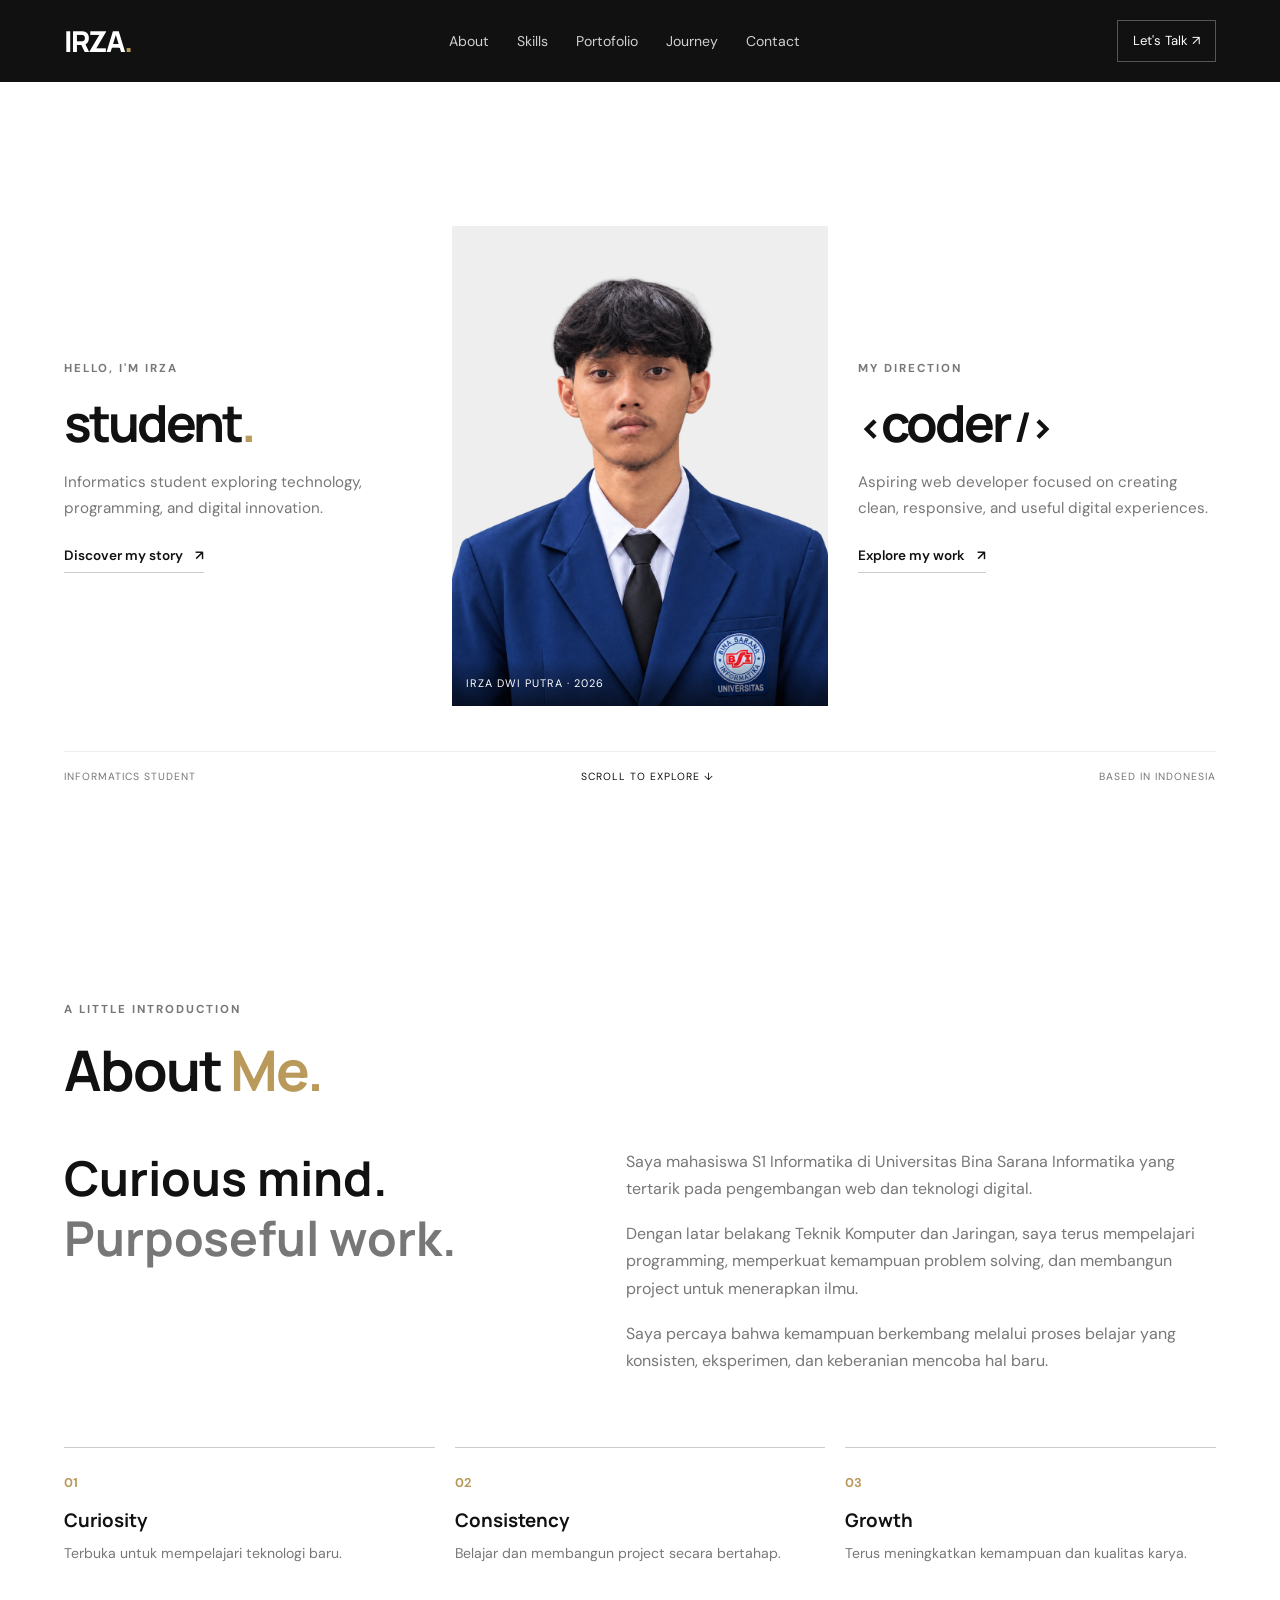
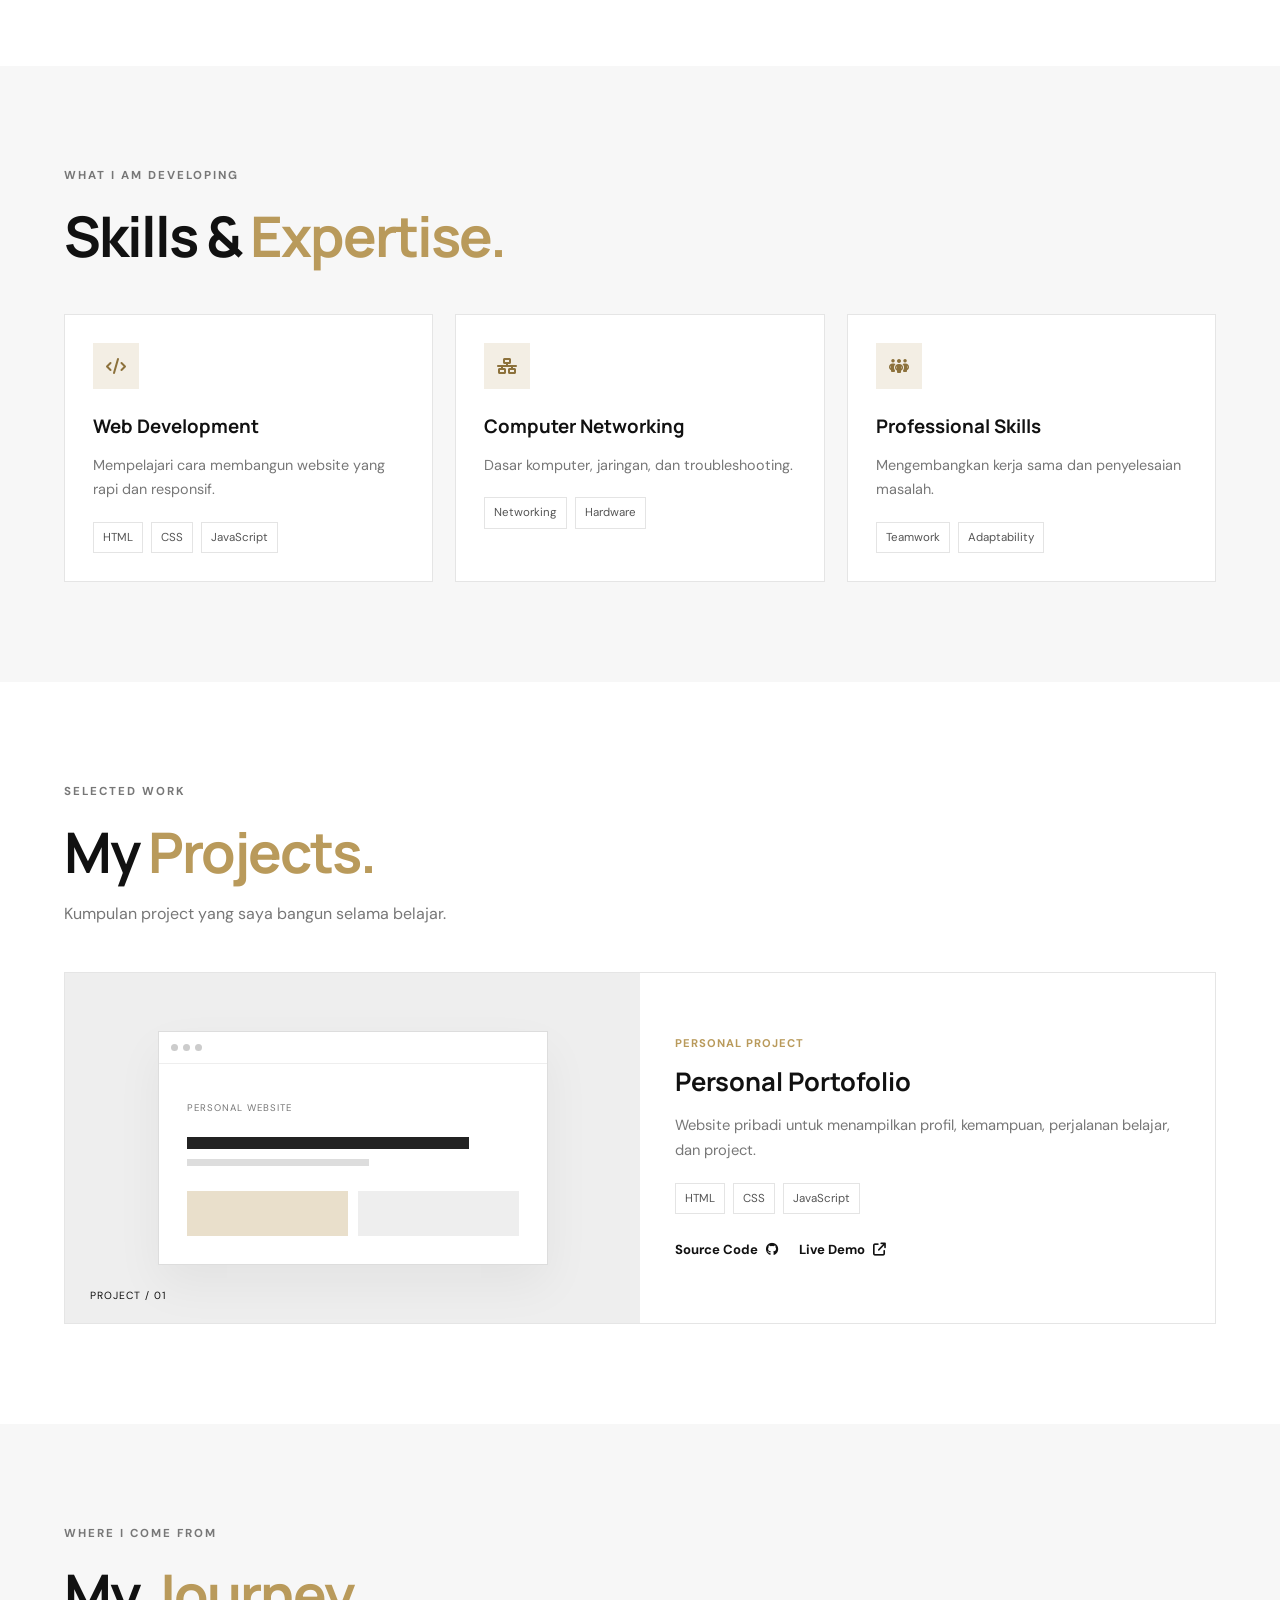
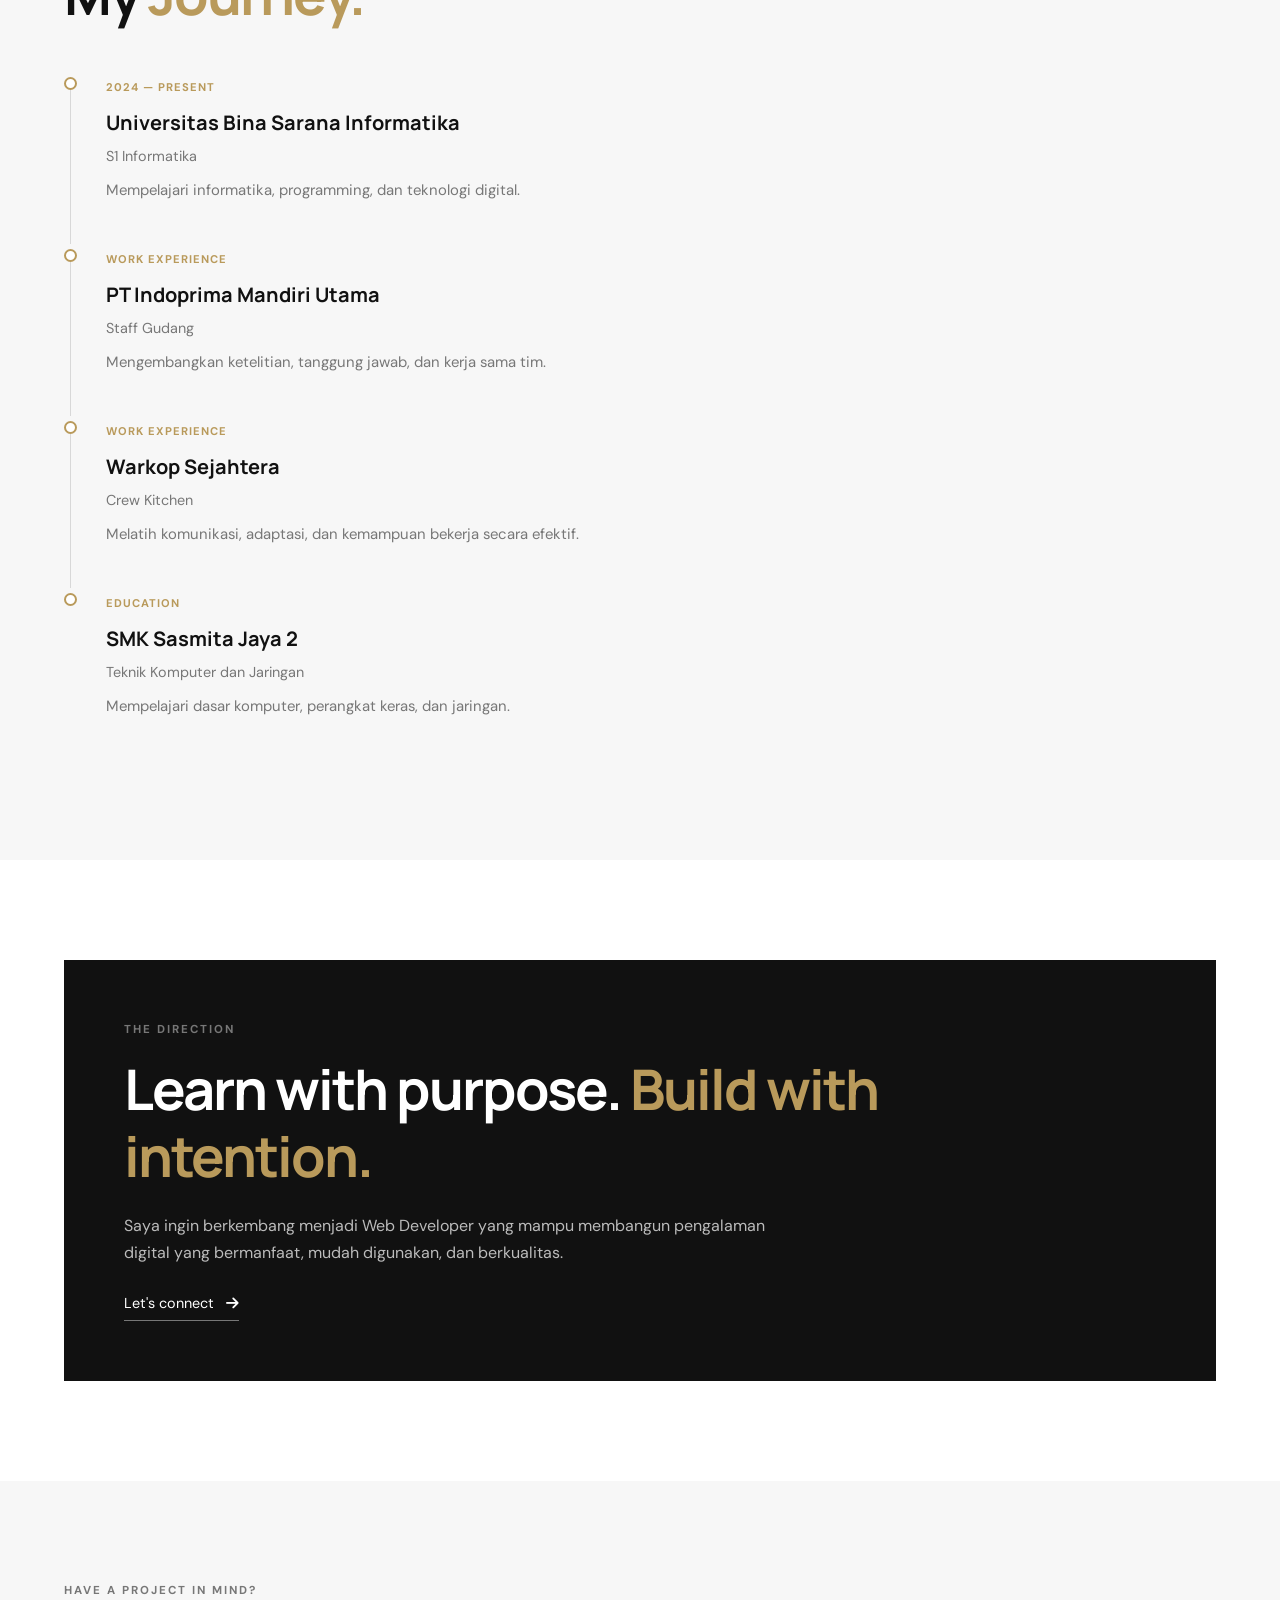
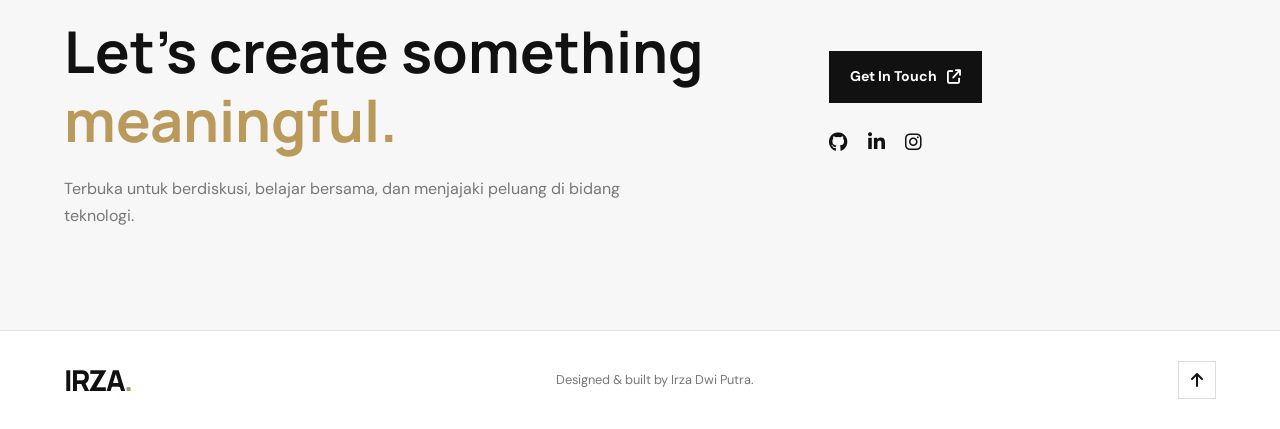
<file: index.html>
<!DOCTYPE html>
<html lang="id">
<head>
    <meta charset="UTF-8">
    <meta name="viewport" content="width=device-width, initial-scale=1.0">

    <meta name="description" content="Portfolio Irza Dwi Putra, mahasiswa Informatika dan calon Web Developer.">

    <title>Irza Dwi Putra | Portofolio</title>

    <!-- Font website -->
    <link rel="preconnect" href="https://fonts.googleapis.com">
    <link rel="preconnect" href="https://fonts.gstatic.com" crossorigin>
    <link href="https://fonts.googleapis.com/css2?family=DM+Sans:wght@400;500;600;700&family=Manrope:wght@400;500;600;700;800&display=swap" rel="stylesheet">

    <!-- Icon -->
    <link rel="stylesheet" href="https://cdnjs.cloudflare.com/ajax/libs/font-awesome/6.7.2/css/all.min.css">

    <!-- File CSS -->
    <link rel="stylesheet" href="./css/style.css">

    <!-- File JavaScript -->
    <script src="./js/script.js" defer></script>
</head>

<body>

    <!-- NAVBAR -->
    <header class="header">
        <nav class="navbar container">
            <a href="#home" class="logo">IRZA<span>.</span></a>

            <ul class="nav-links">
                <li><a href="#about">About</a></li>
                <li><a href="#skills">Skills</a></li>
                <li><a href="#projects">Portofolio</a></li>
                <li><a href="#journey">Journey</a></li>
                <li><a href="#contact">Contact</a></li>
            </ul>

            <a href="#contact" class="nav-cta">Let's Talk ↗</a>

            <button class="menu-toggle" aria-label="Buka menu" aria-expanded="false">
                <i class="fa-solid fa-bars"></i>
            </button>
        </nav>
    </header>

    <main>

        <!-- HERO / HALAMAN UTAMA -->
        <section id="home" class="hero">
            <div class="hero-main container">

                <div class="hero-side hero-left">
                    <p class="eyebrow">HELLO, I'M IRZA</p>
                    <h1>student<span>.</span></h1>

                    <p>
                        Informatics student exploring technology,
                        programming, and digital innovation.
                    </p>

                    <a href="#about" class="hero-link">
                        Discover my story <span>↗</span>
                    </a>
                </div>

                <div class="hero-center">
                    <div class="portrait-frame">
                        <img
                            src="./images/profile.png"
                            alt="Foto profil Irza Dwi Putra"
                            class="profile-image"
                        >
                        <span class="portrait-caption">
                            IRZA DWI PUTRA · 2026
                        </span>
                    </div>
                </div>

                <div class="hero-side hero-right">
                    <p class="eyebrow">MY DIRECTION</p>
                    <h2><span class="code-symbol">&lt;</span>coder<span class="code-symbol"> /&gt;</span></h2>

                    <p>
                        Aspiring web developer focused on creating
                        clean, responsive, and useful digital experiences.
                    </p>

                    <a href="#projects" class="hero-link">
                        Explore my work <span>↗</span>
                    </a>
                </div>

            </div>

            <div class="hero-bottom container">
                <span>INFORMATICS STUDENT</span>
                <a href="#about">SCROLL TO EXPLORE ↓</a>
                <span>BASED IN INDONESIA</span>
            </div>
        </section>

        <!-- ABOUT -->
        <section id="about" class="section">
            <div class="container">
                <div class="section-heading">
                    <p class="eyebrow">A LITTLE INTRODUCTION</p>
                    <h2>About <span class="gold-text">Me.</span></h2>
                </div>

                <div class="about-layout">
                    <div class="about-heading">
                        <h3>Curious mind.<span>Purposeful work.</span></h3>
                    </div>

                    <div class="about-description">
                        <p>
                            Saya mahasiswa S1 Informatika di Universitas
                            Bina Sarana Informatika yang tertarik pada
                            pengembangan web dan teknologi digital.
                        </p>
                        <p>
                            Dengan latar belakang Teknik Komputer dan
                            Jaringan, saya terus mempelajari programming,
                            memperkuat kemampuan problem solving, dan
                            membangun project untuk menerapkan ilmu.
                        </p>
                        <p>
                            Saya percaya bahwa kemampuan berkembang
                            melalui proses belajar yang konsisten,
                            eksperimen, dan keberanian mencoba hal baru.
                        </p>
                    </div>
                </div>

                <div class="stats-grid">
                    <article class="stat-card">
                        <span class="stat-number">01</span>
                        <h3>Curiosity</h3>
                        <p>Terbuka untuk mempelajari teknologi baru.</p>
                    </article>

                    <article class="stat-card">
                        <span class="stat-number">02</span>
                        <h3>Consistency</h3>
                        <p>Belajar dan membangun project secara bertahap.</p>
                    </article>

                    <article class="stat-card">
                        <span class="stat-number">03</span>
                        <h3>Growth</h3>
                        <p>Terus meningkatkan kemampuan dan kualitas karya.</p>
                    </article>
                </div>
            </div>
        </section>

        <!-- SKILLS -->
        <section id="skills" class="section section-muted">
            <div class="container">
                <div class="section-heading">
                    <p class="eyebrow">WHAT I AM DEVELOPING</p>
                    <h2>Skills & <span class="gold-text">Expertise.</span></h2>
                </div>

                <div class="skills-grid">
                    <article class="skill-card">
                        <div class="skill-icon">
                            <i class="fa-solid fa-code"></i>
                        </div>
                        <h3>Web Development</h3>
                        <p>Mempelajari cara membangun website yang rapi dan responsif.</p>
                        <div class="skill-tags">
                            <span>HTML</span>
                            <span>CSS</span>
                            <span>JavaScript</span>
                        </div>
                    </article>

                    <article class="skill-card">
                        <div class="skill-icon">
                            <i class="fa-solid fa-network-wired"></i>
                        </div>
                        <h3>Computer Networking</h3>
                        <p>Dasar komputer, jaringan, dan troubleshooting.</p>
                        <div class="skill-tags">
                            <span>Networking</span>
                            <span>Hardware</span>
                        </div>
                    </article>

                    <article class="skill-card">
                        <div class="skill-icon">
                            <i class="fa-solid fa-people-group"></i>
                        </div>
                        <h3>Professional Skills</h3>
                        <p>Mengembangkan kerja sama dan penyelesaian masalah.</p>
                        <div class="skill-tags">
                            <span>Teamwork</span>
                            <span>Adaptability</span>
                        </div>
                    </article>
                </div>
            </div>
        </section>

        <!-- PROJECTS -->
        <section id="projects" class="section">
            <div class="container">
                <div class="section-heading">
                    <p class="eyebrow">SELECTED WORK</p>
                    <h2>My <span class="gold-text">Projects.</span></h2>
                    <p class="heading-description">
                        Kumpulan project yang saya bangun selama belajar.
                    </p>
                </div>

                <div class="projects-grid">
                    <article class="project-card">
                        <div class="project-preview">
                            <div class="preview-window">
                                <div class="window-controls">
                                    <span></span><span></span><span></span>
                                </div>
                                <div class="preview-body">
                                    <span class="preview-kicker">PERSONAL WEBSITE</span>
                                    <div class="preview-line"></div>
                                    <div class="preview-line preview-line-short"></div>
                                    <div class="preview-blocks">
                                        <span></span><span></span>
                                    </div>
                                </div>
                            </div>
                            <span class="project-index">PROJECT / 01</span>
                        </div>

                        <div class="project-info">
                            <p class="project-category">PERSONAL PROJECT</p>
                            <h3>Personal Portofolio</h3>
                            <p>
                                Website pribadi untuk menampilkan profil,
                                kemampuan, perjalanan belajar, dan project.
                            </p>

                            <div class="project-tech">
                                <span>HTML</span>
                                <span>CSS</span>
                                <span>JavaScript</span>
                            </div>

                            <div class="project-links">
                                <a href="https://github.com/irzadwiputraa/irzadwiputraa.github.io"
                                   target="_blank" rel="noopener noreferrer">
                                    Source Code <i class="fa-brands fa-github"></i>
                                </a>

                                <a href="https://irzadwiputraa.github.io/"
                                   target="_blank" rel="noopener noreferrer">
                                    Live Demo <i class="fa-solid fa-arrow-up-right-from-square"></i>
                                </a>
                            </div>
                        </div>
                    </article>
                </div>
            </div>
        </section>

        <!-- JOURNEY -->
        <section id="journey" class="section section-muted">
            <div class="container">
                <div class="section-heading">
                    <p class="eyebrow">WHERE I COME FROM</p>
                    <h2>My <span class="gold-text">Journey.</span></h2>
                </div>

                <div class="journey-list">
                    <article class="journey-item">
                        <div class="journey-marker"></div>
                        <div class="journey-content">
                            <span class="journey-label">2024 — PRESENT</span>
                            <h3>Universitas Bina Sarana Informatika</h3>
                            <p class="journey-subtitle">S1 Informatika</p>
                            <p>Mempelajari informatika, programming, dan teknologi digital.</p>
                        </div>
                    </article>

                    <article class="journey-item">
                        <div class="journey-marker"></div>
                        <div class="journey-content">
                            <span class="journey-label">WORK EXPERIENCE</span>
                            <h3>PT Indoprima Mandiri Utama</h3>
                            <p class="journey-subtitle">Staff Gudang</p>
                            <p>Mengembangkan ketelitian, tanggung jawab, dan kerja sama tim.</p>
                        </div>
                    </article>

                    <article class="journey-item">
                        <div class="journey-marker"></div>
                        <div class="journey-content">
                            <span class="journey-label">WORK EXPERIENCE</span>
                            <h3>Warkop Sejahtera</h3>
                            <p class="journey-subtitle">Crew Kitchen</p>
                            <p>Melatih komunikasi, adaptasi, dan kemampuan bekerja secara efektif.</p>
                        </div>
                    </article>

                    <article class="journey-item">
                        <div class="journey-marker"></div>
                        <div class="journey-content">
                            <span class="journey-label">EDUCATION</span>
                            <h3>SMK Sasmita Jaya 2</h3>
                            <p class="journey-subtitle">Teknik Komputer dan Jaringan</p>
                            <p>Mempelajari dasar komputer, perangkat keras, dan jaringan.</p>
                        </div>
                    </article>
                </div>
            </div>
        </section>

        <!-- VISION -->
        <section class="section">
            <div class="container">
                <div class="vision-panel">
                    <p class="eyebrow">THE DIRECTION</p>
                    <h2>
                        Learn with purpose.
                        <span class="gold-text">Build with intention.</span>
                    </h2>
                    <p>
                        Saya ingin berkembang menjadi Web Developer
                        yang mampu membangun pengalaman digital yang
                        bermanfaat, mudah digunakan, dan berkualitas.
                    </p>
                    <a href="#contact" class="text-link">
                        Let's connect <i class="fa-solid fa-arrow-right"></i>
                    </a>
                </div>
            </div>
        </section>

        <!-- CONTACT -->
        <section id="contact" class="section section-muted">
            <div class="container contact-layout">
                <div>
                    <p class="eyebrow">HAVE A PROJECT IN MIND?</p>
                    <h2>Let's create something <span class="gold-text">meaningful.</span></h2>
                    <p class="contact-description">
                        Terbuka untuk berdiskusi, belajar bersama,
                        dan menjajaki peluang di bidang teknologi.
                    </p>
                </div>

                <div class="contact-actions">
                    <!-- Ganti dengan email aktif kamu -->
                    <a href="mailto:irzadwiputra0606@gmail.com" class="btn btn-primary">
                        Get In Touch <i class="fa-solid fa-arrow-up-right-from-square"></i>
                    </a>

                    <div class="contact-socials">
                        <a href="https://github.com/irzadwiputraa" aria-label="GitHub" target="_blank" rel="noopener noreferrer">
                            <i class="fa-brands fa-github"></i>
                        </a>
                        <a href="https://www.linkedin.com/in/irza-dwi-putra-subiantoro" aria-label="LinkedIn" target="_blank" rel="noopener noreferrer">
                            <i class="fa-brands fa-linkedin-in"></i>
                        </a>
                        <a href="https://www.instagram.com/irzadwiputraa/" aria-label="Instagram" target="_blank" rel="noopener noreferrer">
                            <i class="fa-brands fa-instagram"></i>
                        </a>
                    </div>
                </div>
            </div>
        </section>

    </main>

    <!-- FOOTER -->
    <footer class="footer">
        <div class="container footer-content">
            <a href="#home" class="logo">IRZA<span>.</span></a>
            <p>Designed & built by Irza Dwi Putra.</p>
            <a href="#home" class="back-to-top" aria-label="Kembali ke atas">
                <i class="fa-solid fa-arrow-up"></i>
            </a>
        </div>
    </footer>

</body>
</html>
</file>
<file: css/style.css>
/* 1. DASAR WEBSITE */
:root {
    --black: #111111;
    --white: #ffffff;
    --gray: #777777;
    --light-gray: #eeeeee;
    --accent: #b99a5b;
    --max-width: 1240px;
}

* {
    margin: 0;
    padding: 0;
    box-sizing: border-box;
}

html {
    scroll-behavior: smooth;
    scroll-padding-top: 90px;
}

body {
    font-family: "DM Sans", sans-serif;
    color: var(--black);
    background: var(--white);
    line-height: 1.7;
}

a {
    color: inherit;
    text-decoration: none;
}

ul {
    list-style: none;
}

img {
    display: block;
    max-width: 100%;
}

.container {
    width: min(var(--max-width), 90%);
    margin-inline: auto;
}

.section {
    padding: 100px 0;
}

.section-muted {
    background: #f7f7f7;
}

.eyebrow {
    color: var(--gray);
    font-size: 0.72rem;
    font-weight: 700;
    letter-spacing: 2px;
    margin-bottom: 16px;
}

.gold-text {
    color: var(--accent);
}

.section-heading {
    margin-bottom: 45px;
}

.section-heading h2,
.vision-panel h2 {
    font-family: "Manrope", sans-serif;
    font-size: clamp(2.2rem, 5vw, 3.5rem);
    line-height: 1.2;
    letter-spacing: -2px;
}

.heading-description {
    max-width: 600px;
    color: var(--gray);
    margin-top: 15px;
}


/* 2. NAVBAR */
.header {
    position: sticky;
    top: 0;
    z-index: 1000;
    background: var(--black);
    color: var(--white);
}

.navbar {
    min-height: 82px;
    display: flex;
    align-items: center;
    justify-content: space-between;
    gap: 25px;
    position: relative;
}

.logo {
    font-family: "Manrope", sans-serif;
    font-size: 1.8rem;
    font-weight: 800;
    letter-spacing: -2px;
}

.logo span {
    color: var(--accent);
}

.nav-links {
    display: flex;
    align-items: center;
    gap: 28px;
}

.nav-links a {
    color: #d0d0d0;
    font-size: 0.88rem;
    transition: color 0.25s;
}

.nav-links a:hover {
    color: var(--white);
}

.nav-cta {
    border: 1px solid #555;
    padding: 9px 15px;
    font-size: 0.82rem;
    transition: 0.25s;
}

.nav-cta:hover {
    background: var(--white);
    color: var(--black);
}

.menu-toggle {
    display: none;
    border: 0;
    background: transparent;
    color: var(--white);
    font-size: 1.4rem;
    cursor: pointer;
}


/* 3. HERO */
.hero {
    min-height: calc(100vh - 82px);
    display: flex;
    flex-direction: column;
    justify-content: center;
    padding: 55px 0 25px;
    overflow: hidden;
}

.hero-main {
    display: grid;
    grid-template-columns: 1fr 1.05fr 1fr;
    align-items: center;
    gap: 30px;
}

.hero-side h1,
.hero-side h2 {
    font-family: "Manrope", sans-serif;
    font-size: clamp(2.6rem, 4vw, 4.5rem);
    line-height: 1.08;
    letter-spacing: -3px;
    margin-bottom: 20px;
}

.hero-side h1 span {
    color: var(--accent);
}

.hero-side p:not(.eyebrow) {
    color: var(--gray);
    max-width: 350px;
    font-size: 0.95rem;
}

.code-symbol {
    font-size: 0.8em;
}

.hero-link {
    display: inline-flex;
    align-items: center;
    gap: 12px;
    margin-top: 22px;
    padding-bottom: 5px;
    border-bottom: 1px solid #ccc;
    font-size: 0.85rem;
    font-weight: 600;
    transition: 0.25s;
}

.hero-link span {
    transition: transform 0.25s;
}

.hero-link:hover {
    color: var(--accent);
    border-color: var(--accent);
}

.hero-link:hover span {
    transform: translate(3px, -3px);
}

.hero-center {
    display: flex;
    justify-content: center;
}

.portrait-frame {
    position: relative;
    width: 100%;
    max-width: 390px;
    height: 480px;
    background: #eee;
    overflow: hidden;
}

.profile-image {
    width: 100%;
    height: 100%;
    object-fit: cover;
    object-position: center top;
    transition: transform 0.6s;
}

.portrait-frame:hover .profile-image {
    transform: scale(1.03);
}

.portrait-caption {
    position: absolute;
    bottom: 0;
    left: 0;
    right: 0;
    padding: 14px;
    color: white;
    background: linear-gradient(transparent, #0009);
    font-size: 0.68rem;
    letter-spacing: 1px;
}

.hero-bottom {
    display: flex;
    justify-content: space-between;
    gap: 15px;
    margin-top: 45px;
    padding-top: 16px;
    border-top: 1px solid var(--light-gray);
    color: var(--gray);
    font-size: 0.65rem;
    letter-spacing: 1px;
}

.hero-bottom a {
    color: var(--black);
}


/* 4. ABOUT */
.about-layout {
    display: grid;
    grid-template-columns: 1fr 1.2fr;
    gap: 70px;
}

.about-heading h3 {
    font-family: "Manrope", sans-serif;
    font-size: clamp(2rem, 4vw, 3rem);
    line-height: 1.25;
}

.about-heading h3 span {
    display: block;
    color: var(--gray);
}

.about-description p {
    color: var(--gray);
    margin-bottom: 18px;
}

.stats-grid {
    display: grid;
    grid-template-columns: repeat(3, 1fr);
    gap: 20px;
    margin-top: 55px;
}

.stat-card {
    border-top: 1px solid #ccc;
    padding: 20px 5px 0 0;
}

.stat-number {
    color: var(--accent);
    font-size: 0.8rem;
    font-weight: 700;
}

.stat-card h3 {
    margin: 10px 0 5px;
    font-family: "Manrope", sans-serif;
}

.stat-card p {
    color: var(--gray);
    font-size: 0.88rem;
}


/* 5. SKILLS */
.skills-grid {
    display: grid;
    grid-template-columns: repeat(3, 1fr);
    gap: 22px;
}

.skill-card {
    padding: 28px;
    background: white;
    border: 1px solid #e5e5e5;
    transition: transform 0.3s, border-color 0.3s;
}

.skill-card:hover {
    transform: translateY(-5px);
    border-color: var(--accent);
}

.skill-icon {
    width: 46px;
    height: 46px;
    display: grid;
    place-items: center;
    background: #f3eee4;
    color: #8c713b;
    margin-bottom: 22px;
}

.skill-card h3 {
    font-family: "Manrope", sans-serif;
    margin-bottom: 10px;
}

.skill-card p {
    color: var(--gray);
    font-size: 0.9rem;
}

.skill-tags,
.project-tech {
    display: flex;
    flex-wrap: wrap;
    gap: 8px;
    margin-top: 20px;
}

.skill-tags span,
.project-tech span {
    border: 1px solid #e4e4e4;
    padding: 5px 9px;
    font-size: 0.72rem;
    color: #555;
}


/* 6. PROJECTS */
.project-card {
    display: grid;
    grid-template-columns: 1fr 1fr;
    border: 1px solid #e5e5e5;
}

.project-preview {
    position: relative;
    min-height: 350px;
    display: grid;
    place-items: center;
    padding: 30px;
    background: #eee;
    overflow: hidden;
}

.preview-window {
    width: 100%;
    max-width: 390px;
    min-height: 230px;
    background: white;
    border: 1px solid #ddd;
    box-shadow: 0 20px 45px #0000000d;
    transition: transform 0.4s;
}

.project-card:hover .preview-window {
    transform: translateY(-5px);
}

.window-controls {
    display: flex;
    gap: 5px;
    padding: 12px;
    border-bottom: 1px solid #eee;
}

.window-controls span {
    width: 7px;
    height: 7px;
    background: #ccc;
    border-radius: 50%;
}

.preview-body {
    padding: 28px;
}

.preview-kicker {
    font-size: 0.6rem;
    letter-spacing: 1px;
    color: var(--gray);
}

.preview-line {
    width: 85%;
    height: 12px;
    margin-top: 18px;
    background: #222;
}

.preview-line-short {
    width: 55%;
    height: 7px;
    margin-top: 10px;
    background: #ddd;
}

.preview-blocks {
    display: flex;
    gap: 10px;
    margin-top: 25px;
}

.preview-blocks span {
    height: 45px;
    flex: 1;
    background: #eee;
}

.preview-blocks span:first-child {
    background: #e9dfcb;
}

.project-index {
    position: absolute;
    bottom: 18px;
    left: 25px;
    font-size: 0.65rem;
    letter-spacing: 1px;
}

.project-info {
    padding: 35px;
    display: flex;
    flex-direction: column;
    justify-content: center;
}

.project-category {
    color: var(--accent);
    font-size: 0.7rem;
    font-weight: 700;
    letter-spacing: 1px;
}

.project-info h3 {
    margin-top: 12px;
    font-family: "Manrope", sans-serif;
    font-size: 1.6rem;
    line-height: 1.3;
}

.project-info > p:not(.project-category) {
    color: var(--gray);
    margin-top: 14px;
    font-size: 0.92rem;
}

.project-links {
    display: flex;
    flex-wrap: wrap;
    gap: 20px;
    margin-top: 25px;
}

.project-links a {
    font-size: 0.82rem;
    font-weight: 700;
}

.project-links i {
    margin-left: 5px;
}

.project-links a:hover {
    color: var(--accent);
}


/* 7. JOURNEY */
.journey-list {
    max-width: 850px;
}

.journey-item {
    position: relative;
    display: grid;
    grid-template-columns: 20px 1fr;
    gap: 22px;
    padding-bottom: 40px;
}

.journey-item:not(:last-child)::after {
    content: "";
    position: absolute;
    left: 6px;
    top: 15px;
    bottom: 0;
    width: 1px;
    background: #d8d8d8;
}

.journey-marker {
    width: 13px;
    height: 13px;
    margin-top: 5px;
    border: 2px solid var(--accent);
    border-radius: 50%;
    background: white;
    z-index: 1;
}

.journey-label {
    color: var(--accent);
    font-size: 0.7rem;
    font-weight: 700;
    letter-spacing: 1px;
}

.journey-content h3 {
    margin-top: 7px;
    font-family: "Manrope", sans-serif;
    font-size: 1.25rem;
}

.journey-subtitle {
    color: var(--gray);
    font-size: 0.9rem;
    margin: 4px 0 10px;
}

.journey-content > p:last-child {
    color: var(--gray);
    max-width: 650px;
    font-size: 0.93rem;
}


/* 8. VISION */
.vision-panel {
    padding: 60px;
    background: var(--black);
    color: white;
}

.vision-panel h2 {
    max-width: 850px;
}

.vision-panel > p:not(.eyebrow) {
    max-width: 650px;
    margin-top: 22px;
    color: #bbb;
}

.text-link {
    display: inline-block;
    margin-top: 25px;
    padding-bottom: 5px;
    border-bottom: 1px solid #777;
    font-size: 0.9rem;
}

.text-link i {
    margin-left: 8px;
}

.text-link:hover {
    color: var(--accent);
}


/* 9. CONTACT */
.contact-layout {
    display: grid;
    grid-template-columns: 1.3fr 0.7fr;
    align-items: center;
    gap: 45px;
}

.contact-layout h2 {
    max-width: 750px;
    font-family: "Manrope", sans-serif;
    font-size: clamp(2.2rem, 4.5vw, 3.8rem);
    line-height: 1.2;
}

.contact-description {
    max-width: 600px;
    color: var(--gray);
    margin-top: 20px;
}

.contact-actions {
    display: flex;
    flex-direction: column;
    align-items: flex-start;
    gap: 24px;
}

.btn {
    display: inline-flex;
    align-items: center;
    justify-content: center;
    gap: 10px;
    padding: 13px 20px;
    font-size: 0.88rem;
    font-weight: 700;
    transition: 0.25s;
}

.btn-primary {
    background: var(--black);
    color: white;
    border: 1px solid var(--black);
}

.btn-primary:hover {
    background: var(--accent);
    border-color: var(--accent);
}

.contact-socials {
    display: flex;
    gap: 20px;
}

.contact-socials a {
    font-size: 1.2rem;
    transition: color 0.25s;
}

.contact-socials a:hover {
    color: var(--accent);
}


/* 10. FOOTER */
.footer {
    padding: 25px 0;
    border-top: 1px solid #e5e5e5;
}

.footer-content {
    display: flex;
    align-items: center;
    justify-content: space-between;
    gap: 20px;
}

.footer-content p {
    color: var(--gray);
    font-size: 0.8rem;
}

.back-to-top {
    width: 38px;
    height: 38px;
    display: grid;
    place-items: center;
    border: 1px solid #ddd;
}

.back-to-top:hover {
    background: var(--black);
    color: white;
}


/* 11. TABLET */
@media (max-width: 1000px) {
    .nav-links {
        gap: 15px;
    }

    .hero-main {
        grid-template-columns: 1fr 1fr;
        gap: 30px;
    }

    .hero-left {
        grid-column: 1;
        grid-row: 1;
    }

    .hero-center {
        grid-column: 2;
        grid-row: 1;
    }

    .hero-right {
        grid-column: 1 / -1;
        grid-row: 2;
        margin-top: 20px;
    }

    .portrait-frame {
        max-width: 340px;
        height: 410px;
    }

    .about-layout {
        gap: 35px;
    }
}


/* 12. MOBILE */
@media (max-width: 700px) {
    .section {
        padding: 75px 0;
    }

    .navbar {
        min-height: 72px;
    }

    .nav-cta {
        display: none;
    }

    .menu-toggle {
        display: block;
    }

    .nav-links {
        position: absolute;
        top: 72px;
        left: -5.55%;
        right: -5.55%;
        display: none;
        flex-direction: column;
        align-items: stretch;
        gap: 0;
        padding: 12px 5% 20px;
        background: var(--black);
        border-top: 1px solid #333;
    }

    .nav-links.active {
        display: flex;
    }

    .nav-links a {
        display: block;
        padding: 12px 0;
    }

    .hero {
        min-height: auto;
        padding-top: 40px;
    }

    .hero-main {
        grid-template-columns: 1fr;
        gap: 30px;
    }

    .hero-center {
        grid-column: 1;
        grid-row: 1;
    }

    .hero-left {
        grid-column: 1;
        grid-row: 2;
    }

    .hero-right {
        grid-column: 1;
        grid-row: 3;
        margin-top: 0;
    }

    .portrait-frame {
        width: 100%;
        max-width: 320px;
        height: 350px;
    }

    .hero-side h1,
    .hero-side h2 {
        font-size: clamp(2.7rem, 12vw, 4rem);
        letter-spacing: -2px;
    }

    .hero-side p:not(.eyebrow) {
        font-size: 0.93rem;
    }

    .hero-bottom {
        flex-wrap: wrap;
        margin-top: 35px;
        font-size: 0.58rem;
    }

    .about-layout,
    .contact-layout {
        grid-template-columns: 1fr;
        gap: 25px;
    }

    .stats-grid,
    .skills-grid {
        grid-template-columns: 1fr;
    }

    .stats-grid {
        gap: 25px;
        margin-top: 40px;
    }

    .project-card {
        grid-template-columns: 1fr;
    }

    .project-preview {
        min-height: 280px;
    }

    .project-info {
        padding: 25px;
    }

    .vision-panel {
        padding: 30px 24px;
    }

    .footer-content {
        flex-wrap: wrap;
    }

    .footer-content p {
        order: 3;
        width: 100%;
    }
}


/* 13. HP KECIL */
@media (max-width: 380px) {
    .portrait-frame {
        height: 300px;
    }

    .hero-bottom span:last-child {
        display: none;
    }

    .project-links {
        gap: 14px;
    }
}
</file>
